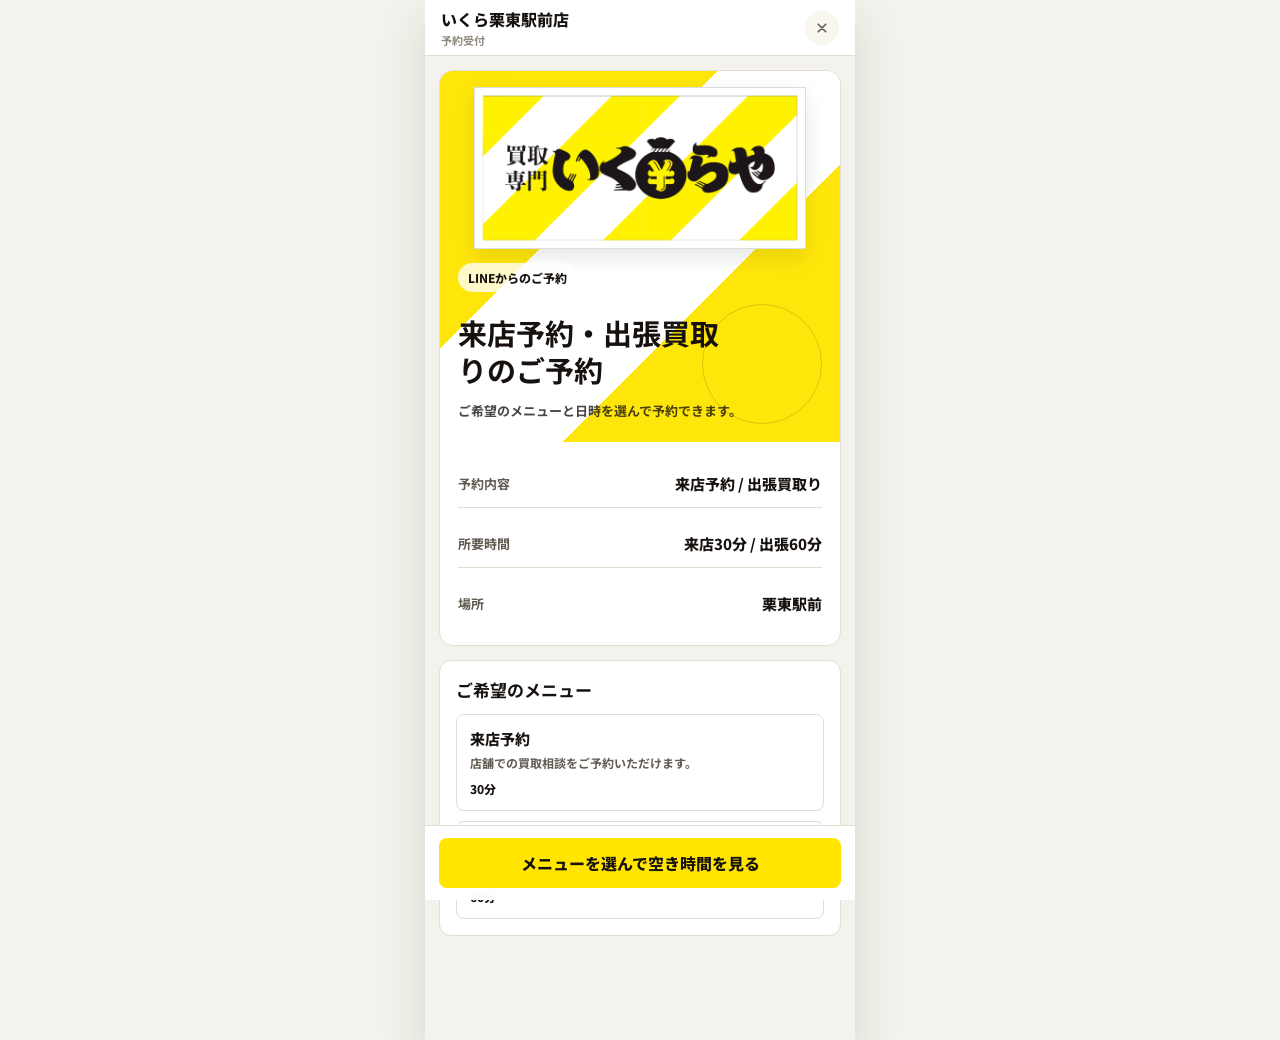
<file: index.html>
<!DOCTYPE html>
<html lang="ja">
<head>
  <meta charset="UTF-8">
  <meta name="viewport" content="width=device-width, initial-scale=1.0, viewport-fit=cover">
  <title>LINE予約</title>
  <link rel="preconnect" href="https://fonts.googleapis.com">
  <link rel="preconnect" href="https://fonts.gstatic.com" crossorigin>
  <link href="https://fonts.googleapis.com/css2?family=Noto+Sans+JP:wght@400;500;700;800&display=swap" rel="stylesheet">
  <link rel="stylesheet" href="style.css?v=20260807-1">
  <script src="config.js?v=20260807-1"></script>
</head>
<body>
  <main class="phone">
    <header class="topbar">
      <div class="topbar__title">
        <strong data-config="STORE_NAME">店舗名</strong>
        <span data-config="HEADER_SUBTITLE">予約受付</span>
      </div>
      <button class="topbar__close" type="button" aria-label="閉じる" data-action="close">
        <svg viewBox="0 0 24 24" fill="none" aria-hidden="true">
          <path d="M7 7l10 10M17 7L7 17" stroke="currentColor" stroke-width="2.2" stroke-linecap="round"/>
        </svg>
      </button>
    </header>

    <section class="screen is-active" data-screen="home">
      <div class="content">
        <article class="hero">
          <div class="hero__visual">
            <img class="hero__logo" src="salon_logo.png" alt="買取専門いくらや">
            <span class="hero__tag" data-config="HERO_TAG">LINEからのご予約</span>
            <h1 data-config="HERO_TITLE">ご希望の日時でご来店予約</h1>
            <p class="hero__lead" data-config="HERO_LEAD">空いている日時から、そのまま予約をお取りいただけます。</p>
          </div>
          <div class="hero__body">
            <ul class="service-card">
              <li>
                <span>予約内容</span>
                <strong data-config="SERVICE_NAME">サービス名</strong>
              </li>
              <li>
                <span>所要時間</span>
                <strong data-config="SERVICE_DURATION_LABEL">60分</strong>
              </li>
              <li>
                <span>場所</span>
                <strong data-config="LOCATION_LABEL">店舗所在地</strong>
              </li>
            </ul>
          </div>
        </article>
        <section class="menu-section" id="menuSection" hidden>
          <h2>ご希望のメニュー</h2>
          <div class="menu-list" id="menuList"></div>
        </section>
      </div>
      <div class="fixed-action">
        <button class="primary" type="button" data-action="start" id="startButton">空き時間を見る</button>
      </div>
    </section>

    <section class="screen" data-screen="loading">
      <div class="loading" role="status" aria-live="polite">
        <div>
          <div class="spinner"></div>
          <h2>空き時間を確認しています</h2>
          <p>現在受付できる日時を読み込んでいます</p>
        </div>
      </div>
    </section>

    <section class="screen" data-screen="slots">
      <div class="content">
        <div class="step" aria-label="予約ステップ">
          <div class="step__item is-current"><span class="step__dot">1</span><span>日時</span></div>
          <div class="step__item"><span class="step__dot">2</span><span>入力</span></div>
          <div class="step__item"><span class="step__dot">3</span><span>完了</span></div>
        </div>

        <button class="text-button" type="button" data-action="home">戻る</button>
        <h2 class="page-title">予約日時をお選びください</h2>
        <div class="notice" id="availabilityNotice">×の時間はすでに予約が入っています</div>

        <div class="week-nav" aria-label="表示期間の切り替え">
          <button class="week-nav__button" type="button" data-action="prevWeek" id="prevWeekButton">前の週</button>
          <div class="week-nav__range" id="weekRange">表示期間</div>
          <button class="week-nav__button" type="button" data-action="nextWeek" id="nextWeekButton">次の週</button>
        </div>

        <div class="week-loading" id="weekLoading" role="status" aria-live="polite" hidden>
          <span class="mini-spinner"></span>
          <span>空き時間を読み込んでいます</span>
        </div>

        <section class="availability-card" aria-label="空き状況一覧">
          <div class="availability-card__head">
            <div>
              <strong id="slotHeading">直近1週間の空き時間</strong>
              <span>ご都合のよい○をタップしてください</span>
            </div>
            <div class="availability-legend">
              <div>○ 空き</div>
              <div>× 予約済み</div>
            </div>
          </div>
          <div class="availability-grid" id="availabilityGrid"></div>
        </section>
      </div>
    </section>

    <section class="screen" data-screen="form">
      <div class="content">
        <div class="step" aria-label="予約ステップ">
          <div class="step__item is-done"><span class="step__dot">1</span><span>日時</span></div>
          <div class="step__item is-current"><span class="step__dot">2</span><span>入力</span></div>
          <div class="step__item"><span class="step__dot">3</span><span>完了</span></div>
        </div>

        <h2 class="page-title">お客様情報の入力</h2>

        <form class="form-card" id="reservationForm" novalidate>
          <div class="selected">
            <div>
              <span>選択日時</span>
              <strong id="selectedDateTime">未選択</strong>
              <em id="selectedMenuName"></em>
            </div>
            <button class="text-button" type="button" data-action="backToSlots">変更</button>
          </div>

          <div class="fields">
            <div class="field">
              <label for="guestName">お名前</label>
              <input id="guestName" name="guestName" type="text" autocomplete="name" placeholder="例）山田 花子" required>
            </div>
            <div class="field">
              <label for="guestPhone">電話番号</label>
              <input id="guestPhone" name="guestPhone" type="tel" autocomplete="tel" inputmode="tel" placeholder="例）09012345678" required>
            </div>
            <div class="field">
              <label for="guestEmail">メールアドレス</label>
              <input id="guestEmail" name="guestEmail" type="email" autocomplete="email" inputmode="email" placeholder="例）sample@example.com">
            </div>
            <div class="visit-fields" id="homeVisitFields" hidden>
              <div class="field">
                <label for="guestAddress">住所</label>
                <input id="guestAddress" name="guestAddress" type="text" autocomplete="street-address" placeholder="例）滋賀県栗東市..." data-home-visit-required>
              </div>
              <div class="field">
                <label for="guestBuilding">建物名・部屋番号</label>
                <input id="guestBuilding" name="guestBuilding" type="text" autocomplete="address-line2" placeholder="例）〇〇マンション101">
              </div>
              <div class="field">
                <label for="guestItems">買取希望の商品</label>
                <textarea id="guestItems" name="guestItems" placeholder="例）バッグ、時計、貴金属など" data-home-visit-required></textarea>
              </div>
              <div class="field">
                <label for="guestParking">駐車場の有無</label>
                <select id="guestParking" name="guestParking" data-home-visit-required>
                  <option value="">選択してください</option>
                  <option value="あり">あり</option>
                  <option value="なし">なし</option>
                  <option value="不明・要相談">不明・要相談</option>
                </select>
              </div>
            </div>
            <div class="field">
              <label for="guestMemo">備考</label>
              <textarea id="guestMemo" name="guestMemo" placeholder="ご相談内容や補足があればご記入ください"></textarea>
            </div>
          </div>

          <div class="confirming" id="submitLoading" role="status" aria-live="polite">
            <span class="mini-spinner"></span>
            <span>選択した日時の空きを確認しています</span>
          </div>
        </form>
      </div>
      <div class="fixed-action">
        <button class="primary" type="submit" form="reservationForm">この内容で予約する</button>
      </div>
    </section>

    <section class="screen" data-screen="complete">
      <div class="content">
        <div class="step" aria-label="予約ステップ">
          <div class="step__item is-done"><span class="step__dot">1</span><span>日時</span></div>
          <div class="step__item is-done"><span class="step__dot">2</span><span>入力</span></div>
          <div class="step__item is-current"><span class="step__dot">3</span><span>完了</span></div>
        </div>

        <article class="complete-card">
          <div class="complete-mark" aria-hidden="true">
            <svg viewBox="0 0 24 24" fill="none">
              <path d="M5 12.5l4.2 4.2L19.5 6.5" stroke="currentColor" stroke-width="2.4" stroke-linecap="round" stroke-linejoin="round"/>
            </svg>
          </div>
          <h2>ご予約ありがとうございます</h2>
          <dl class="complete-summary">
            <div>
              <dt>予約番号</dt>
              <dd id="completeReservationId">-</dd>
            </div>
            <div>
              <dt>日時</dt>
              <dd id="completeDateTime">未選択</dd>
            </div>
            <div>
              <dt>お名前</dt>
              <dd id="completeName">未入力</dd>
            </div>
            <div>
              <dt>連絡先</dt>
              <dd id="completeContact">未入力</dd>
            </div>
          </dl>
        </article>
      </div>
      <div class="fixed-action">
        <button class="secondary" type="button" data-action="restart">別の日時を予約する</button>
      </div>
    </section>
  </main>

  <div class="toast" id="toast" role="alert"></div>
  <script src="api-client.js?v=20260807-1"></script>
  <script src="availability-snapshot.js?v=20260807-1"></script>
  <script src="app.js?v=20260807-1"></script>
</body>
</html>
</file>
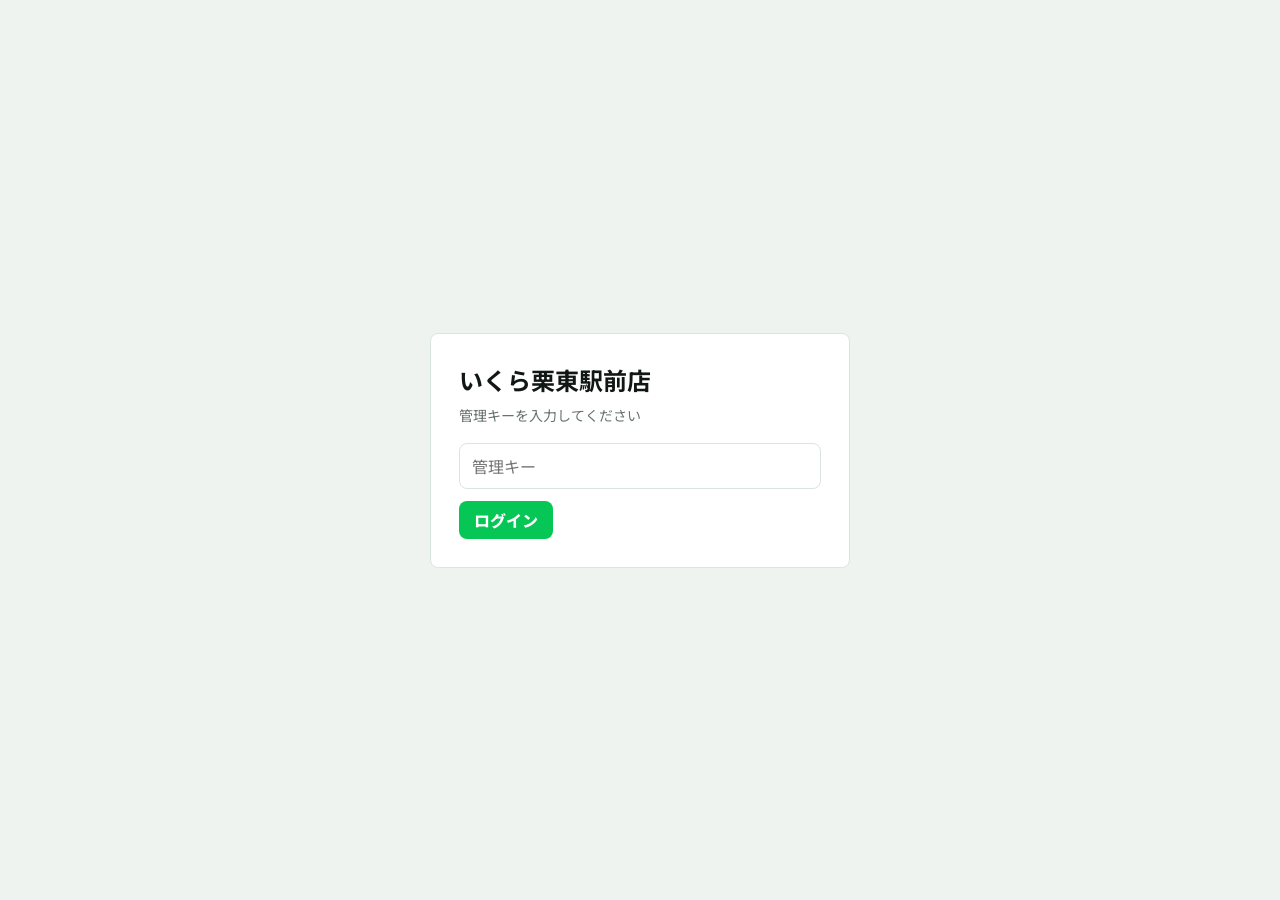
<file: admin.html>
<!DOCTYPE html>
<html lang="ja">
<head>
  <meta charset="UTF-8">
  <meta name="viewport" content="width=device-width, initial-scale=1.0">
  <title>予約管理</title>
  <link rel="preconnect" href="https://fonts.googleapis.com">
  <link rel="preconnect" href="https://fonts.gstatic.com" crossorigin>
  <link href="https://fonts.googleapis.com/css2?family=Noto+Sans+JP:wght@400;500;700;800&display=swap" rel="stylesheet">
  <script src="config.js"></script>
  <style>
    :root {
      --bg: #eef3f0;
      --surface: #fff;
      --text: #101714;
      --sub: #66726d;
      --line: #06c755;
      --border: #dbe5df;
      --danger: #b74b55;
      --radius: 8px;
    }
    * { box-sizing: border-box; }
    body {
      margin: 0;
      font-family: "Noto Sans JP", "Yu Gothic", "Meiryo", sans-serif;
      background: var(--bg);
      color: var(--text);
    }
    button, input, select, textarea { font: inherit; }
    button { cursor: pointer; }
    .login {
      min-height: 100vh;
      display: grid;
      place-items: center;
      padding: 20px;
    }
    .login-box, .panel {
      border: 1px solid var(--border);
      border-radius: var(--radius);
      background: var(--surface);
    }
    .login-box {
      width: min(420px, 100%);
      padding: 28px;
    }
    .login-box h1 { margin: 0 0 8px; font-size: 24px; }
    .login-box p { margin: 0 0 18px; color: var(--sub); font-size: 14px; }
    .login-box input {
      width: 100%;
      height: 46px;
      padding: 0 12px;
      border: 1px solid var(--border);
      border-radius: var(--radius);
      margin-bottom: 12px;
    }
    .primary, .secondary, .danger {
      min-height: 38px;
      border-radius: var(--radius);
      border: 1px solid transparent;
      padding: 0 14px;
      font-weight: 800;
    }
    .primary { background: var(--line); color: #fff; }
    .secondary { background: #fff; border-color: var(--border); color: var(--text); }
    .danger { background: #fff0f1; border-color: #f0c6cb; color: var(--danger); }
    #dashboard { display: none; }
    .bar {
      position: sticky;
      top: 0;
      z-index: 3;
      display: flex;
      align-items: center;
      justify-content: space-between;
      padding: 14px 20px;
      background: var(--surface);
      border-bottom: 1px solid var(--border);
    }
    .bar h1 { margin: 0; font-size: 18px; }
    .bar-actions { display: flex; gap: 8px; }
    .wrap {
      width: min(1180px, calc(100% - 28px));
      margin: 18px auto 40px;
    }
    .tabs { display: flex; gap: 8px; margin-bottom: 14px; }
    .tab {
      min-height: 40px;
      padding: 0 16px;
      border: 1px solid var(--border);
      border-radius: var(--radius);
      background: #fff;
      font-weight: 800;
    }
    .tab.is-active { border-color: var(--line); background: #e8f8ef; color: #04a947; }
    .panel { padding: 16px; overflow-x: auto; }
    .filters {
      display: flex;
      flex-wrap: wrap;
      gap: 10px;
      margin-bottom: 14px;
    }
    .filters input, .filters select {
      height: 40px;
      padding: 0 10px;
      border: 1px solid var(--border);
      border-radius: var(--radius);
      background: #fff;
    }
    table { width: 100%; border-collapse: collapse; min-width: 860px; }
    th, td {
      padding: 10px;
      border-bottom: 1px solid var(--border);
      font-size: 13px;
      text-align: left;
      vertical-align: top;
      white-space: nowrap;
    }
    th { background: #f6f8f7; color: var(--sub); font-weight: 800; }
    .status { display: inline-flex; padding: 3px 8px; border-radius: 999px; background: #e8f8ef; color: #047a37; font-weight: 800; font-size: 12px; }
    .status.cancelled { background: #fff0f1; color: var(--danger); }
    .empty { padding: 36px; text-align: center; color: var(--sub); }
    .menu-actions { display: flex; justify-content: flex-end; gap: 8px; margin-bottom: 12px; }
    .menu-input {
      width: 100%;
      min-width: 110px;
      height: 36px;
      padding: 0 8px;
      border: 1px solid var(--border);
      border-radius: 6px;
    }
    textarea.menu-input { height: 58px; padding: 8px; resize: vertical; }
    .loader {
      position: fixed;
      inset: 0;
      display: none;
      place-items: center;
      background: rgba(255,255,255,0.78);
      z-index: 10;
      font-weight: 800;
    }
    @media (max-width: 720px) {
      .bar { align-items: flex-start; flex-direction: column; gap: 10px; }
      .bar-actions { width: 100%; }
      .bar-actions button { flex: 1; }
    }
  </style>
</head>
<body>
  <section class="login" id="loginView">
    <div class="login-box">
      <h1 data-config="STORE_NAME">予約管理</h1>
      <p>管理キーを入力してください</p>
      <input type="password" id="adminKey" placeholder="管理キー" autocomplete="current-password">
      <button class="primary" type="button" id="loginButton">ログイン</button>
      <p id="loginError" style="display:none;color:var(--danger);margin-top:12px;"></p>
    </div>
  </section>

  <section id="dashboard">
    <header class="bar">
      <h1><span data-config="STORE_NAME">予約管理</span> 管理画面</h1>
      <div class="bar-actions">
        <button class="secondary" type="button" id="refreshButton">更新</button>
        <button class="secondary" type="button" id="logoutButton">ログアウト</button>
      </div>
    </header>

    <main class="wrap">
      <div class="tabs">
        <button class="tab is-active" type="button" data-tab="reservations">予約一覧</button>
        <button class="tab" type="button" data-tab="menus">メニュー設定</button>
      </div>

      <section class="panel" data-section="reservations">
        <div class="filters">
          <select id="statusFilter">
            <option value="active">有効な予約</option>
            <option value="cancelled">キャンセル</option>
            <option value="all">すべて</option>
          </select>
          <input type="date" id="dateFilter">
          <input type="search" id="searchInput" placeholder="名前・電話・予約番号">
        </div>
        <table>
          <thead>
            <tr>
              <th>予約番号</th>
              <th>利用日</th>
              <th>時間</th>
              <th>メニュー</th>
              <th>お客様</th>
              <th>連絡先</th>
              <th>状態</th>
              <th id="menuOperationHead">操作</th>
            </tr>
          </thead>
          <tbody id="reservationRows"></tbody>
        </table>
      </section>

      <section class="panel" data-section="menus" hidden>
        <div class="menu-actions">
          <button class="secondary" type="button" id="addMenuButton">メニュー追加</button>
          <button class="primary" type="button" id="saveMenuButton">保存</button>
        </div>
        <table>
          <thead>
            <tr>
              <th>ID</th>
              <th>メニュー名</th>
              <th>所要時間</th>
              <th>説明</th>
              <th>表示</th>
              <th>操作</th>
            </tr>
          </thead>
          <tbody id="menuRows"></tbody>
        </table>
      </section>
    </main>
  </section>

  <div class="loader" id="loader">読み込み中...</div>
  <script src="admin.js"></script>
</body>
</html>
</file>
<file: style.css>
:root {
  --line: #ffe500;
  --line-dark: #17120f;
  --ink: #17120f;
  --sub: #625c52;
  --weak: #918a7e;
  --bg: #f4f2ec;
  --paper: #ffffff;
  --soft: #f8f6ef;
  --soft-green: #fff8b8;
  --border: #e2ded1;
  --border-strong: #cfc5a7;
  --danger: #b74b55;
  --danger-bg: #fff0f1;
  --amber: #b36a1d;
  --amber-bg: #fff4e6;
  --radius: 8px;
  --shadow: 0 18px 46px rgba(17, 35, 27, 0.13);
}

* { box-sizing: border-box; }
html, body { min-height: 100%; margin: 0; }
body {
  font-family: "Noto Sans JP", "Yu Gothic", "Meiryo", sans-serif;
  color: var(--ink);
  background: var(--bg);
  letter-spacing: 0;
}
button, input, textarea { font: inherit; }
button { border: 0; cursor: pointer; }
button:disabled { cursor: not-allowed; }

.phone {
  width: min(100%, 430px);
  min-height: 100vh;
  margin: 0 auto;
  background: var(--paper);
  box-shadow: var(--shadow);
}
.topbar {
  position: sticky;
  top: 0;
  z-index: 5;
  display: flex;
  align-items: center;
  justify-content: space-between;
  height: 56px;
  padding: 0 16px;
  border-bottom: 1px solid var(--border);
  background: rgba(255,255,255,0.96);
}
.topbar__title { min-width: 0; }
.topbar__title strong {
  display: block;
  overflow: hidden;
  color: var(--ink);
  font-size: 16px;
  font-weight: 800;
  text-overflow: ellipsis;
  white-space: nowrap;
}
.topbar__title span {
  display: block;
  margin-top: 1px;
  color: var(--weak);
  font-size: 11px;
  font-weight: 700;
}
.topbar__close {
  display: grid;
  flex: 0 0 34px;
  width: 34px;
  height: 34px;
  place-items: center;
  border-radius: 50%;
  background: var(--soft);
  color: var(--sub);
}
.topbar__close svg { width: 18px; height: 18px; }

.screen {
  display: none;
  min-height: calc(100vh - 56px);
  background: var(--bg);
}
.screen.is-active { display: block; }
.content { padding: 14px 14px 104px; }

.hero {
  overflow: hidden;
  border: 1px solid var(--border);
  border-radius: 14px;
  background: var(--paper);
}
.hero__visual {
  position: relative;
  min-height: 242px;
  padding: 16px 18px 20px;
  background:
    linear-gradient(135deg, rgba(255,229,0,0.96) 0 36%, rgba(255,255,255,0.98) 36% 64%, rgba(255,229,0,0.96) 64% 100%);
  color: var(--ink);
}
.hero__visual::after {
  position: absolute;
  inset: auto 18px 18px auto;
  width: 118px;
  height: 118px;
  border: 1px solid rgba(23,18,15,0.16);
  border-radius: 50%;
  content: "";
}
.hero__logo {
  position: relative;
  z-index: 1;
  display: block;
  width: 100%;
  max-width: 332px;
  height: auto;
  margin: 0 auto 14px;
  border: 1px solid rgba(23,18,15,0.14);
  background: #fff;
  box-shadow: 0 8px 20px rgba(23,18,15,0.1);
}
.hero__tag {
  position: relative;
  z-index: 1;
  display: inline-flex;
  padding: 6px 10px;
  border-radius: 999px;
  background: rgba(255,255,255,0.78);
  font-size: 12px;
  font-weight: 800;
}
.hero h1 {
  position: relative;
  z-index: 1;
  max-width: 286px;
  margin: 22px 0 0;
  font-size: 29px;
  line-height: 1.28;
  letter-spacing: 0;
}
.hero__lead {
  position: relative;
  z-index: 1;
  max-width: 292px;
  margin: 12px 0 0;
  color: rgba(23,18,15,0.78);
  font-size: 13px;
  font-weight: 700;
  line-height: 1.7;
}
.hero__body { padding: 18px; }
.service-card {
  display: grid;
  gap: 12px;
  margin: 0;
  padding: 0;
  list-style: none;
}
.service-card li {
  display: flex;
  align-items: center;
  justify-content: space-between;
  gap: 12px;
  padding: 13px 0;
  border-bottom: 1px solid var(--border);
}
.service-card li:last-child { border-bottom: 0; }
.service-card span {
  color: var(--sub);
  font-size: 13px;
  font-weight: 700;
}
.service-card strong {
  color: var(--ink);
  font-size: 15px;
  font-weight: 800;
  text-align: right;
}
.menu-section {
  margin-top: 14px;
  padding: 16px;
  border: 1px solid var(--border);
  border-radius: 12px;
  background: var(--paper);
}
.menu-section h2 {
  margin: 0 0 12px;
  font-size: 17px;
  letter-spacing: 0;
}
.menu-list {
  display: grid;
  gap: 10px;
}
.menu-card {
  width: 100%;
  padding: 13px;
  border: 1px solid var(--border);
  border-radius: var(--radius);
  background: #fff;
  color: var(--ink);
  text-align: left;
}
.menu-card.is-selected {
  border-color: var(--line);
  background: var(--soft-green);
  box-shadow: inset 0 0 0 1px var(--line);
}
.menu-card strong {
  display: block;
  font-size: 15px;
  font-weight: 800;
}
.menu-card span {
  display: block;
  margin-top: 5px;
  color: var(--sub);
  font-size: 12px;
  font-weight: 700;
  line-height: 1.55;
}
.menu-card small {
  display: block;
  margin-top: 8px;
  color: var(--line-dark);
  font-size: 12px;
  font-weight: 800;
}

.fixed-action {
  position: fixed;
  right: 0;
  bottom: 0;
  left: 0;
  z-index: 4;
  width: min(100%, 430px);
  margin: 0 auto;
  padding: 12px 14px calc(12px + env(safe-area-inset-bottom));
  border-top: 1px solid var(--border);
  background: rgba(255,255,255,0.98);
}
.primary, .secondary, .text-button {
  display: inline-flex;
  align-items: center;
  justify-content: center;
  width: 100%;
  min-height: 50px;
  border-radius: var(--radius);
  font-weight: 800;
  letter-spacing: 0;
}
.primary { background: var(--line); color: var(--ink); }
.primary:active { background: var(--line-dark); color: #fff; }
.secondary {
  border: 1px solid var(--border-strong);
  background: var(--paper);
  color: var(--ink);
}
.text-button {
  width: auto;
  min-height: 36px;
  padding: 0 4px;
  background: transparent;
  color: var(--sub);
  font-size: 14px;
}

.step {
  display: grid;
  grid-template-columns: repeat(3, 1fr);
  gap: 8px;
  padding: 12px 2px 16px;
}
.step__item {
  display: grid;
  gap: 6px;
  justify-items: center;
  color: var(--weak);
  font-size: 11px;
  font-weight: 800;
}
.step__dot {
  display: grid;
  width: 28px;
  height: 28px;
  place-items: center;
  border: 1px solid var(--border-strong);
  border-radius: 50%;
  background: var(--paper);
  color: inherit;
  font-size: 12px;
}
.step__item.is-current,
.step__item.is-done { color: var(--line-dark); }
.step__item.is-current .step__dot,
.step__item.is-done .step__dot {
  border-color: var(--line);
  background: var(--line);
  color: var(--ink);
}

.page-title {
  margin: 2px 0 14px;
  font-size: 24px;
  line-height: 1.35;
  letter-spacing: 0;
}
.loading {
  display: grid;
  min-height: calc(100vh - 56px);
  place-items: center;
  padding: 28px;
  text-align: center;
}
.spinner, .mini-spinner {
  border: 4px solid #fff6a6;
  border-top-color: var(--line);
  border-radius: 50%;
  animation: spin 0.82s linear infinite;
}
.spinner { width: 58px; height: 58px; margin: 0 auto 18px; }
.mini-spinner { width: 18px; height: 18px; border-width: 3px; }
@keyframes spin { to { transform: rotate(360deg); } }
.loading h2 { margin: 0; font-size: 21px; letter-spacing: 0; }
.loading p {
  margin: 8px 0 0;
  color: var(--sub);
  font-size: 13px;
  font-weight: 700;
}

.notice {
  display: flex;
  align-items: center;
  gap: 8px;
  margin: 0 0 12px;
  padding: 10px 12px;
  border: 1px solid #f0d2a5;
  border-radius: var(--radius);
  background: var(--amber-bg);
  color: var(--amber);
  font-size: 12px;
  font-weight: 800;
}
.week-nav {
  display: grid;
  grid-template-columns: 82px 1fr 82px;
  gap: 8px;
  align-items: center;
  margin: 0 0 12px;
}
.week-nav__button {
  min-height: 38px;
  border: 1px solid var(--border-strong);
  border-radius: var(--radius);
  background: var(--paper);
  color: var(--ink);
  font-size: 12px;
  font-weight: 800;
}
.week-nav__button:disabled {
  border-color: var(--border);
  background: #f3f6f4;
  color: var(--weak);
}
.week-nav__range {
  min-width: 0;
  color: var(--ink);
  font-size: 14px;
  font-weight: 800;
  line-height: 1.35;
  text-align: center;
}
.week-loading {
  display: flex;
  align-items: center;
  justify-content: center;
  gap: 8px;
  min-height: 38px;
  margin: -4px 0 12px;
  color: var(--sub);
  font-size: 12px;
  font-weight: 800;
}
.availability-card {
  overflow: hidden;
  border: 1px solid var(--border);
  border-radius: 12px;
  background: var(--paper);
}
.availability-card__head {
  display: flex;
  align-items: flex-start;
  justify-content: space-between;
  gap: 10px;
  padding: 13px 14px;
  border-bottom: 1px solid var(--border);
}
.availability-card__head strong {
  display: block;
  font-size: 15px;
  font-weight: 800;
}
.availability-card__head span {
  display: block;
  margin-top: 4px;
  color: var(--sub);
  font-size: 12px;
  font-weight: 700;
}
.availability-legend {
  flex: 0 0 auto;
  color: var(--sub);
  font-size: 11px;
  font-weight: 800;
  line-height: 1.7;
  text-align: right;
}
.availability-grid {
  display: grid;
  grid-template-columns: 49px repeat(7, minmax(37px, 1fr));
  width: 100%;
}
.availability-cell {
  display: grid;
  place-items: center;
  min-height: 43px;
  border-right: 1px solid var(--border);
  border-bottom: 1px solid var(--border);
  background: var(--paper);
  color: var(--ink);
  text-align: center;
}
.availability-cell:nth-child(8n) { border-right: 0; }
.availability-cell.is-head {
  min-height: 54px;
  background: var(--soft);
  font-size: 11px;
  font-weight: 800;
  line-height: 1.35;
}
.availability-cell.is-head span { display: block; }
.availability-cell.is-head small {
  color: var(--sub);
  font-size: 10px;
  font-weight: 700;
}
.availability-cell.is-time {
  background: var(--soft);
  color: var(--sub);
  font-size: 12px;
  font-weight: 800;
}
.availability-button {
  width: 100%;
  height: 100%;
  min-height: 43px;
  background: transparent;
  color: var(--line-dark);
  font-size: 21px;
  font-weight: 800;
  line-height: 1;
}
.availability-button.is-open:active { background: var(--soft-green); }
.availability-button.is-booked { color: var(--weak); }
.availability-button:disabled { background: #f7f8f7; }

.form-card, .complete-card {
  border: 1px solid var(--border);
  border-radius: 12px;
  background: var(--paper);
}
.selected {
  display: flex;
  align-items: center;
  justify-content: space-between;
  gap: 12px;
  padding: 14px 16px;
  border-bottom: 1px solid var(--border);
  background: var(--soft-green);
}
.selected span {
  display: block;
  color: var(--sub);
  font-size: 12px;
  font-weight: 800;
}
.selected strong {
  display: block;
  margin-top: 4px;
  font-size: 16px;
  font-weight: 800;
  line-height: 1.45;
}
.selected em {
  display: block;
  margin-top: 4px;
  color: var(--sub);
  font-size: 12px;
  font-style: normal;
  font-weight: 800;
}
.fields {
  display: grid;
  gap: 14px;
  padding: 16px;
}
.field { display: grid; gap: 7px; }
.field label {
  font-size: 13px;
  font-weight: 800;
}
.field input, .field textarea, .field select {
  width: 100%;
  border: 1px solid var(--border-strong);
  border-radius: var(--radius);
  background: #fff;
  color: var(--ink);
  outline: 0;
}
.field input, .field select { height: 48px; padding: 0 13px; }
.field textarea {
  min-height: 86px;
  padding: 12px 13px;
  resize: vertical;
}
.field input:focus, .field textarea:focus, .field select:focus {
  border-color: var(--line);
  box-shadow: 0 0 0 4px rgba(255,229,0,0.28);
}
.visit-fields {
  display: grid;
  gap: 14px;
  padding: 14px;
  border: 1px solid var(--border);
  border-radius: var(--radius);
  background: var(--soft);
}
.visit-fields[hidden] { display: none; }
.confirming {
  display: none;
  align-items: center;
  gap: 10px;
  margin: 0 16px 16px;
  padding: 11px 12px;
  border-radius: var(--radius);
  background: var(--soft);
  color: var(--sub);
  font-size: 12px;
  font-weight: 800;
}
.confirming.is-visible { display: flex; }
.complete-card {
  padding: 28px 18px 20px;
  text-align: center;
}
.complete-mark {
  display: grid;
  width: 72px;
  height: 72px;
  place-items: center;
  margin: 0 auto 18px;
  border-radius: 50%;
  background: var(--soft-green);
  color: var(--line-dark);
}
.complete-mark svg { width: 38px; height: 38px; }
.complete-card h2 {
  margin: 0;
  font-size: 24px;
  letter-spacing: 0;
}
.complete-summary {
  display: grid;
  gap: 10px;
  margin: 22px 0 0;
  padding: 14px;
  border-radius: var(--radius);
  background: var(--soft);
  text-align: left;
}
.complete-summary div {
  display: grid;
  grid-template-columns: 76px 1fr;
  gap: 10px;
  align-items: start;
}
.complete-summary dt {
  color: var(--sub);
  font-size: 13px;
  font-weight: 800;
}
.complete-summary dd {
  margin: 0;
  font-size: 14px;
  font-weight: 800;
  line-height: 1.5;
  word-break: break-word;
}
.toast {
  position: fixed;
  right: 14px;
  bottom: 86px;
  left: 14px;
  z-index: 8;
  width: min(calc(100% - 28px), 402px);
  margin: 0 auto;
  padding: 12px 14px;
  border: 1px solid #f0c6cb;
  border-radius: var(--radius);
  background: var(--danger-bg);
  color: var(--danger);
  font-size: 13px;
  font-weight: 800;
  opacity: 0;
  pointer-events: none;
  transform: translateY(8px);
  transition: opacity 0.16s ease, transform 0.16s ease;
}
.toast.is-visible {
  opacity: 1;
  transform: translateY(0);
}
@media (max-width: 430px) {
  .phone { width: 100%; box-shadow: none; }
}
</file>
